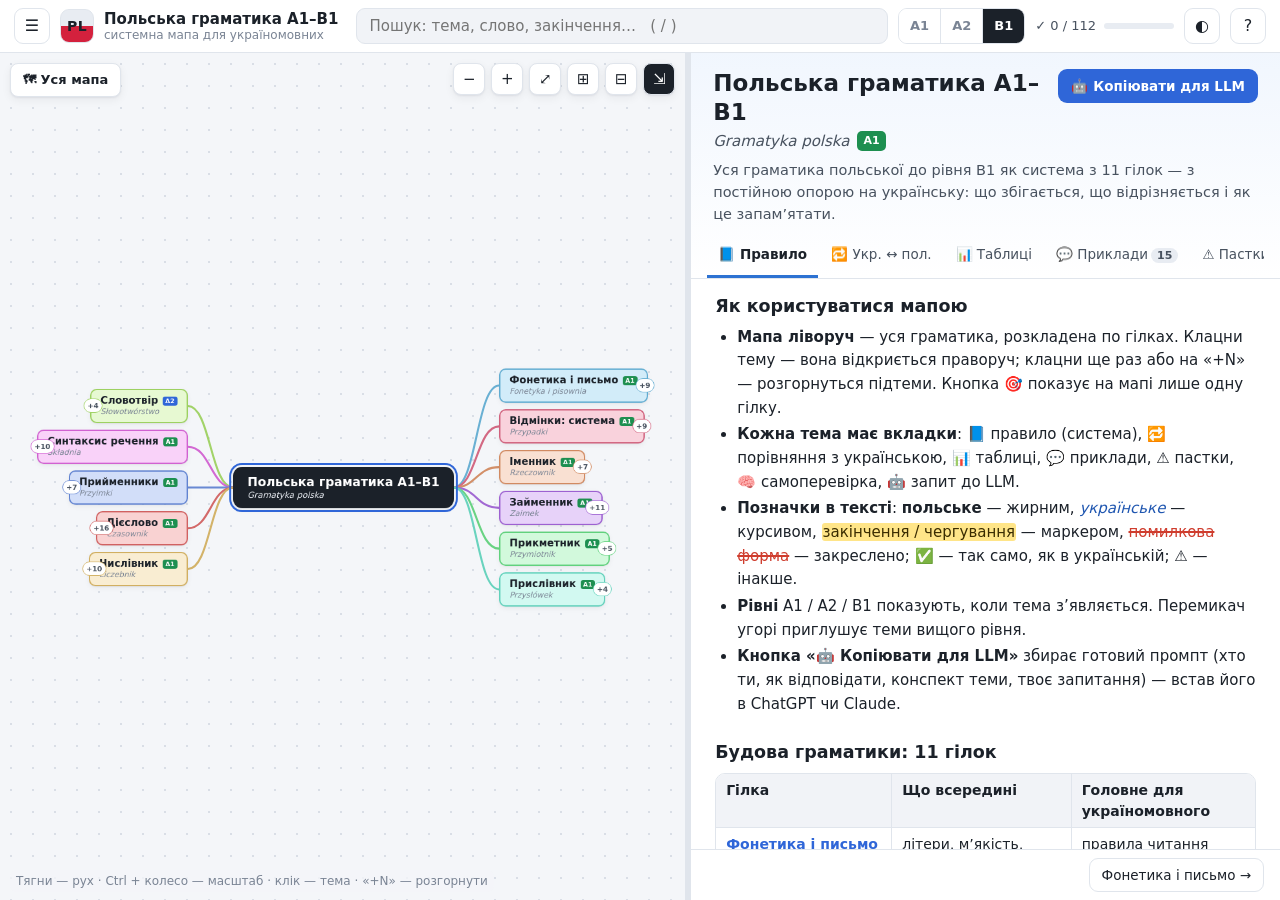
<file: src/index.html>
<!doctype html>
<html lang="uk">
<head>
<meta charset="utf-8">
<meta name="viewport" content="width=device-width, initial-scale=1">
<title>Польська граматика A1–B1</title>
<meta name="description" content="Інтерактивна мапа польської граматики до рівня B1 для україномовних: системні правила, паралелі з українською, приклади, пастки, самоперевірка і промпти для LLM.">
<link rel="stylesheet" href="app.css">
</head>
<body>
<header class="top">
  <button id="btnOutline" class="icon-btn" title="Зміст (O)" aria-label="Зміст">☰</button>
  <div class="brand" title="На початок">
    <span class="logo">PL</span>
    <div><b>Польська граматика A1–B1</b><small>системна мапа для україномовних</small></div>
  </div>
  <div class="search">
    <input id="q" type="search" placeholder="Пошук: тема, слово, закінчення…   ( / )" autocomplete="off" spellcheck="false" aria-label="Пошук">
    <div id="results" class="results" hidden></div>
  </div>
  <div class="levels" role="group" aria-label="Рівень: приглушити теми вище">
    <button data-lv="A1" title="Приглушити теми A2 і B1">A1</button>
    <button data-lv="A2" title="Приглушити теми B1">A2</button>
    <button data-lv="B1" title="Показати все">B1</button>
  </div>
  <div id="progress" class="progress" title="Вивчені теми (зберігаються в цьому браузері)"></div>
  <button id="btnTheme" class="icon-btn" title="Світла / темна тема" aria-label="Тема оформлення">◐</button>
  <button id="btnHelp" class="icon-btn" title="Довідка (?)" aria-label="Довідка">?</button>
</header>

<main id="app" class="app">
  <aside id="outline" class="outline" aria-label="Зміст">
    <div class="outline-head"><span>Зміст</span><span id="outlineCount"></span></div>
    <nav id="tree"></nav>
  </aside>

  <section id="map" class="map" tabindex="0" aria-label="Мапа граматики">
    <div id="world"><svg id="edges" aria-hidden="true"></svg><div id="nodes"></div></div>
    <div class="map-bar map-bar-left"><nav id="mapCrumbs" class="map-crumbs"></nav></div>
    <div class="map-bar map-bar-right">
      <button id="zoomOut" title="Зменшити (−)" aria-label="Зменшити">−</button>
      <button id="zoomIn" title="Збільшити (+)" aria-label="Збільшити">+</button>
      <button id="fit" title="Вмістити мапу в екран (F)" aria-label="Вмістити">⤢</button>
      <button id="expandAll" title="Розгорнути вибрану гілку повністю" aria-label="Розгорнути">⊞</button>
      <button id="collapseAll" title="Згорнути все" aria-label="Згорнути">⊟</button>
      <button id="autoCollapse" title="Авто-згортання: відкрита лише гілка поточної теми" aria-label="Авто-згортання" aria-pressed="true">⇲</button>
    </div>
    <div class="map-hint">Тягни — рух · Ctrl + колесо — масштаб · клік — тема · «+N» — розгорнути</div>
  </section>

  <div id="resizer" class="resizer" title="Потягни, щоб змінити ширину панелі"></div>
  <section id="detail" class="detail" aria-live="polite"></section>
</main>

<div id="toast" class="toast" role="status" hidden></div>

<div id="help" class="modal" hidden>
  <div class="modal-card" role="dialog" aria-label="Довідка">
    <button class="icon-btn close" aria-label="Закрити">✕</button>
    <h2>Як користуватися мапою</h2>
    <p>Мапа — це вся граматика польської до рівня B1, розкладена по гілках: фонетика, відмінки, частини мови, синтаксис, словотвір. Клацни тему, щоб відкрити її праворуч; клацни ще раз або на «+N», щоб розгорнути чи згорнути підтеми. Кнопка 🎯 показує на мапі лише одну гілку.</p>
    <table>
      <tr><td><b>Позначки в тексті</b></td><td><b>польське</b> — жирним, <i style="color:var(--ua-ink)">українське</i> — курсивом, <mark>закінчення / чергування</mark> — маркером, <s style="color:var(--warn)">помилка</s> — закреслено</td></tr>
      <tr><td><b>✅ / ⚠️</b></td><td>✅ — так само, як в українській; ⚠️ — відрізняється від української</td></tr>
      <tr><td><b>A1 · A2 · B1</b></td><td>рівень, на якому тема з’являється. Перемикач угорі приглушує теми вищого рівня.</td></tr>
      <tr><td><b>🤖 Копіювати для LLM</b></td><td>копіює готовий промпт: хто ти (носій української, системний підхід), як відповідати, конспект теми і твоє запитання. Кнопка 🤖 біля прикладу чи завдання копіює запит саме про нього.</td></tr>
      <tr><td><b>💬 Приклади</b></td><td>«сховати переклад» / «сховати польське» — режим тренування; 🔊 — прослухати польською (якщо в системі є польський голос)</td></tr>
      <tr><td><b>Прогрес</b></td><td>«○ Вивчено?» позначає тему; позначки зберігаються лише в цьому браузері</td></tr>
    </table>
    <h2 style="margin-top:18px">Клавіші</h2>
    <table>
      <tr><td><kbd>/</kbd></td><td>пошук (можна без діакритики: <i>zolw</i> → <b>żółw</b>)</td></tr>
      <tr><td><kbd>N</kbd> / <kbd>P</kbd></td><td>наступна / попередня тема за порядком вивчення</td></tr>
      <tr><td><kbd>1</kbd>…<kbd>7</kbd></td><td>вкладки теми</td></tr>
      <tr><td><kbd>←</kbd> <kbd>→</kbd> <kbd>↑</kbd> <kbd>↓</kbd></td><td>рух мапою (коли мапа у фокусі): батьківська / перша підтема / сусідні теми</td></tr>
      <tr><td><kbd>Enter</kbd></td><td>розгорнути / згорнути тему на мапі</td></tr>
      <tr><td><kbd>C</kbd></td><td>скопіювати контекст теми для LLM</td></tr>
      <tr><td><kbd>L</kbd></td><td>позначити тему як вивчену</td></tr>
      <tr><td><kbd>F</kbd> · <kbd>+</kbd> · <kbd>−</kbd></td><td>вмістити мапу · масштаб</td></tr>
      <tr><td><kbd>O</kbd></td><td>показати / сховати зміст</td></tr>
    </table>
  </div>
</div>

<script src="content/00-root.js"></script>
<script src="content/01-phonetics.js"></script>
<script src="content/02-cases.js"></script>
<script src="content/03-nouns.js"></script>
<script src="content/04-pronouns.js"></script>
<script src="content/05-adj-adv.js"></script>
<script src="content/06-numerals.js"></script>
<script src="content/07-verb-forms.js"></script>
<script src="content/08-verb-aspect.js"></script>
<script src="content/09-prep-wf.js"></script>
<script src="content/10-syntax.js"></script>
<script src="app.js"></script>
</body>
</html>
</file>
<file: src/app.css>
/* ---------- Tokens ---------- */
:root {
  --bg: #f4f6f9;
  --panel: #ffffff;
  --panel-2: #f1f3f7;
  --panel-3: #e8ecf2;
  --ink: #1b2129;
  --ink-2: #48525f;
  --ink-3: #7a8494;
  --line: #e0e5ec;
  --accent: #2f66d8;
  --accent-ink: #ffffff;
  --mark: #ffe588;
  --mark-ink: #3a2c00;
  --ua-ink: #1f56b0;
  --warn: #cf3d2e;
  --warn-bg: #fdf0ee;
  --note: #2f66d8;
  --note-bg: #eef3fd;
  --key: #1d8f50;
  --key-bg: #ecf8f1;
  --dot: #d9dee6;
  --shadow: 0 1px 2px rgba(16, 24, 40, .06), 0 3px 10px rgba(16, 24, 40, .06);
  --shadow-lg: 0 10px 30px rgba(16, 24, 40, .16);
  --lv-a1: #1d8f50;
  --lv-a2: #2f66d8;
  --lv-b1: #8a3fd1;
  --node-l-bg: 85% 97%;
  --node-l-bd: 55% 60%;
  --node-1-bg: 75% 90%;
  --edge-l: 55% 62%;
  color-scheme: light;
}
@media (prefers-color-scheme: dark) {
  :root:not([data-theme="light"]) {
    --bg: #0e1116; --panel: #151a21; --panel-2: #1b212a; --panel-3: #232a35; --ink: #e6e9ef; --ink-2: #b4bcc8;
    --ink-3: #7f8998; --line: #29303b; --accent: #6d9bff; --accent-ink: #0b1220; --mark: #5a4700; --mark-ink: #ffe9a3;
    --ua-ink: #8fb3ff; --warn: #ff7b6b; --warn-bg: #2a1716; --note: #6d9bff; --note-bg: #152036; --key: #4cc98a;
    --key-bg: #11261b; --dot: #222833; --shadow: 0 1px 2px rgba(0, 0, 0, .4), 0 3px 10px rgba(0, 0, 0, .3);
    --shadow-lg: 0 10px 30px rgba(0, 0, 0, .5); --lv-a1: #4cc98a; --lv-a2: #6d9bff; --lv-b1: #b98cff;
    --node-l-bg: 22% 16%; --node-l-bd: 45% 50%; --node-1-bg: 32% 23%; --edge-l: 45% 48%;
    color-scheme: dark;
  }
}
:root[data-theme="dark"] {
  --bg: #0e1116; --panel: #151a21; --panel-2: #1b212a; --panel-3: #232a35; --ink: #e6e9ef; --ink-2: #b4bcc8;
  --ink-3: #7f8998; --line: #29303b; --accent: #6d9bff; --accent-ink: #0b1220; --mark: #5a4700; --mark-ink: #ffe9a3;
  --ua-ink: #8fb3ff; --warn: #ff7b6b; --warn-bg: #2a1716; --note: #6d9bff; --note-bg: #152036; --key: #4cc98a;
  --key-bg: #11261b; --dot: #222833; --shadow: 0 1px 2px rgba(0, 0, 0, .4), 0 3px 10px rgba(0, 0, 0, .3);
  --shadow-lg: 0 10px 30px rgba(0, 0, 0, .5); --lv-a1: #4cc98a; --lv-a2: #6d9bff; --lv-b1: #b98cff;
  --node-l-bg: 22% 16%; --node-l-bd: 45% 50%; --node-1-bg: 32% 23%; --edge-l: 45% 48%;
  color-scheme: dark;
}

/* ---------- Base ---------- */
* { box-sizing: border-box; }
html, body { height: 100%; }
body {
  margin: 0;
  background: var(--bg);
  color: var(--ink);
  font: 15px/1.5 "Segoe UI", system-ui, -apple-system, Roboto, "Helvetica Neue", Arial, sans-serif;
  display: grid;
  grid-template-rows: auto minmax(0, 1fr);
  overflow: hidden;
}
button { font: inherit; color: inherit; }
input, textarea { font: inherit; color: inherit; }
kbd {
  font: 12px/1 ui-monospace, Consolas, monospace; padding: 2px 6px; border: 1px solid var(--line);
  border-bottom-width: 2px; border-radius: 5px; background: var(--panel-2);
}

/* ---------- Header ---------- */
.top {
  display: flex; align-items: center; gap: 10px; padding: 8px 14px;
  background: var(--panel); border-bottom: 1px solid var(--line); min-width: 0; position: relative; z-index: 20;
}
.icon-btn {
  width: 36px; height: 36px; flex: none; border: 1px solid var(--line); border-radius: 9px; background: var(--panel);
  cursor: pointer; font-size: 16px; display: grid; place-items: center;
}
.icon-btn:hover { background: var(--panel-2); }
.brand { display: flex; align-items: center; gap: 10px; min-width: 0; flex: none; cursor: pointer; }
.brand .logo {
  width: 34px; height: 34px; border-radius: 9px; display: grid; place-items: center; font-weight: 800; font-size: 14px;
  color: #fff; background: linear-gradient(180deg, #ffffff00 0 0), linear-gradient(180deg, #e8ecf2 0 50%, #d4213d 50% 100%);
  color: #1b2129; letter-spacing: .5px; border: 1px solid var(--line);
}
.brand b { display: block; font-size: 15px; line-height: 1.2; white-space: nowrap; }
.brand small { display: block; color: var(--ink-3); font-size: 12px; line-height: 1.2; white-space: nowrap; }
.search { position: relative; flex: 1 1 340px; min-width: 120px; max-width: 560px; margin-left: 8px; }
.search input {
  width: 100%; height: 36px; padding: 0 12px; border-radius: 9px; border: 1px solid var(--line); background: var(--panel-2);
  outline: none;
}
.search input:focus { border-color: var(--accent); background: var(--panel); }
.results {
  position: absolute; top: 42px; left: 0; right: 0; max-height: 70vh; overflow: auto; background: var(--panel);
  border: 1px solid var(--line); border-radius: 12px; box-shadow: var(--shadow-lg); padding: 6px; z-index: 40;
}
.res { display: block; width: 100%; text-align: left; border: 0; background: none; padding: 8px 10px; border-radius: 8px; cursor: pointer; }
.res:hover, .res.active { background: var(--panel-2); }
.res b { font-size: 14px; }
.res .res-path { color: var(--ink-3); font-size: 12px; }
.res .res-snip { color: var(--ink-2); font-size: 13px; margin-top: 2px; }
.res .res-snip mark { padding: 0 2px; }
.res-empty { padding: 12px; color: var(--ink-3); }
.levels { display: flex; border: 1px solid var(--line); border-radius: 9px; overflow: hidden; flex: none; }
.levels button { border: 0; background: var(--panel); padding: 0 11px; height: 34px; cursor: pointer; font-weight: 600; font-size: 13px; color: var(--ink-3); }
.levels button + button { border-left: 1px solid var(--line); }
.levels button[aria-pressed="true"] { background: var(--ink); color: var(--panel); }
.progress { display: flex; align-items: center; gap: 8px; font-size: 13px; color: var(--ink-2); flex: none; white-space: nowrap; }
.progress .bar { width: 70px; height: 6px; border-radius: 3px; background: var(--panel-3); overflow: hidden; }
.progress .bar i { display: block; height: 100%; background: var(--key); }

/* ---------- App grid ---------- */
.app {
  display: grid; min-height: 0; min-width: 0;
  grid-template-columns: 0 minmax(0, 1fr) 6px var(--dw, 46%);
  grid-template-areas: "outline map resizer detail";
}
.app.with-outline { grid-template-columns: 272px minmax(0, 1fr) 6px var(--dw, 46%); }
.outline { grid-area: outline; overflow: hidden; background: var(--panel); border-right: 1px solid var(--line); display: flex; flex-direction: column; min-height: 0; }
.app:not(.with-outline) .outline { visibility: hidden; }
.map { grid-area: map; }
.resizer { grid-area: resizer; cursor: col-resize; background: var(--line); position: relative; }
.resizer:hover, .resizer.drag { background: var(--accent); }
.detail { grid-area: detail; }

/* ---------- Outline ---------- */
.outline-head { padding: 12px 14px 8px; font-weight: 700; font-size: 13px; text-transform: uppercase; letter-spacing: .06em; color: var(--ink-3); display: flex; justify-content: space-between; }
#tree { overflow: auto; padding: 0 6px 30px; flex: 1; }
#tree ul { list-style: none; margin: 0; padding: 0 0 0 12px; }
#tree > ul { padding-left: 0; }
#tree li > ul { display: none; }
#tree li.o-open > ul { display: block; }
.o-row {
  display: flex; align-items: center; gap: 6px; padding: 4px 6px; border-radius: 7px; cursor: pointer; font-size: 13.5px;
  line-height: 1.3; border-left: 3px solid transparent;
}
.o-row:hover { background: var(--panel-2); }
.o-row.o-sel { background: hsl(var(--h) var(--node-1-bg)); border-left-color: hsl(var(--h) 60% 50%); font-weight: 600; }
.o-row.o-dim { opacity: .45; }
.o-car { width: 14px; flex: none; color: var(--ink-3); font-size: 10px; text-align: center; transition: transform .15s; }
li.o-open > .o-row .o-car { transform: rotate(90deg); }
.o-t { flex: 1; min-width: 0; }
.o-dot { width: 8px; height: 8px; border-radius: 50%; background: hsl(var(--h) 60% 52%); flex: none; }
.o-chk { color: var(--key); font-size: 12px; flex: none; visibility: hidden; }
.o-row.o-learned .o-chk { visibility: visible; }
.o-lvl { font-size: 10px; font-weight: 700; color: var(--ink-3); flex: none; }

/* ---------- Map ---------- */
.map {
  position: relative; overflow: hidden; min-width: 0; min-height: 0; outline: none; touch-action: none; cursor: grab;
  background-color: var(--bg);
  background-image: radial-gradient(var(--dot) 1.2px, transparent 1.2px);
  background-size: 22px 22px;
}
.map.panning { cursor: grabbing; }
#world { position: absolute; left: 0; top: 0; transform-origin: 0 0; }
#edges { position: absolute; left: 0; top: 0; width: 1px; height: 1px; overflow: visible; pointer-events: none; }
.mm-edge { fill: none; stroke: hsl(var(--h) var(--edge-l)); stroke-width: 1.6; stroke-linecap: round; }
.mm-edge[data-depth="1"] { stroke-width: 3.2; }
.mm-edge[data-depth="2"] { stroke-width: 2.2; }
.mm-edge.onpath { stroke: hsl(var(--h) 65% 48%); stroke-width: 3.4; }
.mm-edge[data-depth="1"].onpath { stroke-width: 4.2; }
.mm-node {
  position: absolute; left: 0; top: 0; white-space: nowrap; user-select: none; cursor: pointer;
  padding: 5px 12px 6px; border-radius: 10px; border: 1.5px solid hsl(var(--h) var(--node-l-bd));
  background: hsl(var(--h) var(--node-l-bg)); color: var(--ink); box-shadow: var(--shadow);
  will-change: transform; display: flex; flex-direction: column; justify-content: center; min-height: 34px;
}
.mm-node:hover { box-shadow: var(--shadow-lg); }
.mm-row { display: flex; align-items: baseline; gap: 7px; }
.mm-t { font-weight: 600; font-size: 14px; line-height: 1.25; }
.mm-pl { font-size: 12px; color: var(--ink-3); font-style: italic; line-height: 1.2; }
.mm-lvl { font-size: 9.5px; font-weight: 800; letter-spacing: .03em; padding: 1px 4px; border-radius: 4px; color: #fff; line-height: 1.3; position: relative; top: -1px; }
.mm-lvl.A1, .lvl.A1 { background: var(--lv-a1); }
.mm-lvl.A2, .lvl.A2 { background: var(--lv-a2); }
.mm-lvl.B1, .lvl.B1 { background: var(--lv-b1); }
.mm-node[data-depth="1"] { background: hsl(var(--h) var(--node-1-bg)); border-width: 2px; padding: 7px 14px 8px; }
.mm-node[data-depth="1"] .mm-t { font-size: 15.5px; font-weight: 700; }
.mm-node[data-depth="0"] { background: var(--ink); color: var(--panel); border: 0; padding: 12px 22px 13px; border-radius: 14px; }
.mm-node[data-depth="0"] .mm-t { font-size: 19px; font-weight: 800; }
.mm-node[data-depth="0"] .mm-pl { color: var(--panel-3); font-size: 13px; }
.mm-node[data-depth="0"] .mm-lvl { display: none; }
.mm-node.vroot:not([data-depth="0"]) { border-width: 2.5px; padding: 10px 18px 11px; }
.mm-node.vroot:not([data-depth="0"]) .mm-t { font-size: 17px; }
.mm-node.sel { outline: 3px solid hsl(var(--h) 75% 52%); outline-offset: 3px; }
.mm-node[data-depth="0"].sel { outline-color: var(--accent); }
.mm-node.onpath:not(.sel) { border-color: hsl(var(--h) 65% 48%); }
.mm-node.dim > * { opacity: .38; }
.mm-node.dim { border-style: dashed; }
.mm-node.learned::after {
  content: "✓"; position: absolute; top: -8px; left: -8px; width: 18px; height: 18px; border-radius: 50%;
  background: var(--key); color: #fff; font-size: 11px; font-weight: 800; display: grid; place-items: center;
}
.mm-tog {
  position: absolute; top: 50%; right: -12px; transform: translateY(-50%); min-width: 22px; height: 22px; padding: 0 5px;
  border-radius: 11px; background: var(--panel); border: 1.5px solid hsl(var(--h) var(--node-l-bd)); color: var(--ink-2);
  font-size: 11px; font-weight: 700; display: grid; place-items: center; line-height: 1;
}
.mm-tog:hover { background: hsl(var(--h) 70% 50%); color: #fff; border-color: transparent; }
.mm-node.side-l .mm-tog { right: auto; left: -12px; }
.mm-node.vroot .mm-tog { display: none; }
.mm-node.open .mm-tog { color: var(--ink-3); }
.map-bar { position: absolute; top: 10px; display: flex; gap: 6px; z-index: 5; }
.map-bar-left { left: 10px; right: 300px; }
.map-bar-right { right: 10px; }
.map-bar button {
  height: 32px; min-width: 32px; padding: 0 8px; border-radius: 8px; border: 1px solid var(--line); background: var(--panel);
  cursor: pointer; box-shadow: var(--shadow); font-size: 15px;
}
.map-bar button:hover { background: var(--panel-2); }
.map-bar button[aria-pressed="true"] { background: var(--ink); color: var(--panel); }
.map-crumbs {
  display: flex; flex-wrap: wrap; align-items: center; gap: 4px; background: var(--panel); border: 1px solid var(--line);
  border-radius: 8px; padding: 4px 8px; box-shadow: var(--shadow); font-size: 13px; max-width: 100%;
}
.map-crumbs button { border: 0; background: none; padding: 2px 4px; border-radius: 5px; cursor: pointer; color: var(--accent); }
.map-crumbs button:hover { background: var(--panel-2); }
.map-crumbs span.sep { color: var(--ink-3); }
.map-crumbs b { padding: 2px 4px; }
.map-hint { position: absolute; left: 10px; bottom: 8px; font-size: 12px; color: var(--ink-3); background: color-mix(in srgb, var(--bg) 80%, transparent); padding: 2px 6px; border-radius: 6px; pointer-events: none; }

/* ---------- Detail ---------- */
.detail { background: var(--panel); display: flex; flex-direction: column; min-width: 0; min-height: 0; }
.d-head { padding: 12px 22px 0; border-bottom: 1px solid var(--line); background: linear-gradient(180deg, hsl(var(--h) var(--node-l-bg)), var(--panel)); }
.crumbs { font-size: 12.5px; color: var(--ink-3); display: flex; flex-wrap: wrap; gap: 2px 4px; align-items: center; }
.crumbs a { color: var(--ink-2); text-decoration: none; }
.crumbs a:hover { color: var(--accent); text-decoration: underline; }
.d-titlebar { display: flex; align-items: flex-start; justify-content: space-between; gap: 12px; margin-top: 4px; flex-wrap: wrap; }
.d-titles { min-width: 0; flex: 1 1 260px; }
.d-titles h1 { margin: 0; font-size: 23px; line-height: 1.25; }
.d-sub { display: flex; align-items: center; gap: 8px; margin-top: 3px; flex-wrap: wrap; }
.d-pl { font-style: italic; color: var(--ink-2); font-size: 15px; }
.lvl { font-size: 11px; font-weight: 800; padding: 2px 6px; border-radius: 5px; color: #fff; }
.d-branch { font-size: 12px; color: hsl(var(--h) 60% 40%); font-weight: 600; }
:root[data-theme="dark"] .d-branch { color: hsl(var(--h) 70% 70%); }
@media (prefers-color-scheme: dark) { :root:not([data-theme="light"]) .d-branch { color: hsl(var(--h) 70% 70%); } }
.d-actions { display: flex; gap: 6px; flex-wrap: wrap; }
.btn {
  height: 34px; padding: 0 12px; border-radius: 9px; border: 1px solid var(--line); background: var(--panel); cursor: pointer;
  font-size: 13.5px; white-space: nowrap; display: inline-flex; align-items: center; gap: 6px;
}
.btn:hover { background: var(--panel-2); }
.btn.primary { background: var(--accent); color: var(--accent-ink); border-color: transparent; font-weight: 600; }
.btn.primary:hover { filter: brightness(1.07); }
.btn.on { background: var(--key-bg); color: var(--key); border-color: var(--key); font-weight: 600; }
.d-sum { margin: 8px 0 10px; color: var(--ink-2); font-size: 14.5px; }
.tabs { display: flex; gap: 2px; overflow-x: auto; scrollbar-width: thin; margin: 0 -6px; }
.tab {
  border: 0; background: none; padding: 9px 11px 10px; cursor: pointer; font-size: 13.5px; color: var(--ink-2);
  border-bottom: 3px solid transparent; white-space: nowrap; border-radius: 8px 8px 0 0;
}
.tab:hover { background: var(--panel-2); }
.tab[aria-selected="true"] { color: var(--ink); font-weight: 650; border-bottom-color: hsl(var(--h) 65% 50%); }
.tab .cnt { font-size: 11px; background: var(--panel-3); border-radius: 8px; padding: 1px 6px; margin-left: 3px; color: var(--ink-2); font-weight: 600; }
.d-body { flex: 1; overflow: auto; padding: 16px 24px 40px; min-height: 0; }
.d-foot { display: flex; justify-content: space-between; gap: 10px; padding: 8px 16px; border-top: 1px solid var(--line); background: var(--panel); }
.d-foot .btn { max-width: 48%; overflow: hidden; text-overflow: ellipsis; }
.d-foot .btn span { overflow: hidden; text-overflow: ellipsis; }

/* ---------- Markdown ---------- */
.md { max-width: 860px; }
.md > :first-child { margin-top: 0; }
.md h3 { font-size: 17.5px; margin: 24px 0 8px; line-height: 1.3; }
.md h4 { font-size: 15.5px; margin: 18px 0 6px; }
.md h5 { font-size: 14.5px; margin: 14px 0 4px; }
.md p { margin: 8px 0; line-height: 1.62; }
.md ul, .md ol { margin: 6px 0 10px; padding-left: 22px; }
.md li { margin: 3px 0; line-height: 1.58; }
.md li > ul, .md li > ol { margin: 2px 0 4px; }
.md b { font-weight: 650; }
.md i, .ex i, .qz i { color: var(--ua-ink); }
.md s, .ex s, .qz s { color: var(--warn); text-decoration-thickness: 1.5px; }
.md hr { border: 0; border-top: 1px solid var(--line); margin: 18px 0; }
mark { background: var(--mark); color: var(--mark-ink); padding: 0 1px; border-radius: 3px; }
.tbl-wrap { overflow-x: auto; margin: 10px 0 16px; border: 1px solid var(--line); border-radius: 10px; }
.md table { border-collapse: collapse; width: 100%; font-size: 14px; }
.md th, .md td { border-bottom: 1px solid var(--line); border-right: 1px solid var(--line); padding: 6px 10px; vertical-align: top; text-align: left; line-height: 1.45; }
.md th:last-child, .md td:last-child { border-right: 0; }
.md tbody tr:last-child td { border-bottom: 0; }
.md th { background: var(--panel-2); font-weight: 650; }
.md tbody tr:nth-child(even) td { background: color-mix(in srgb, var(--panel-2) 55%, transparent); }
.md td:first-child { font-weight: 600; white-space: nowrap; }
.callout { border-left: 4px solid var(--note); background: var(--note-bg); padding: 9px 14px; border-radius: 0 10px 10px 0; margin: 12px 0; }
.callout > :first-child { margin-top: 0; }
.callout > :last-child { margin-bottom: 0; }
.callout.warn { border-color: var(--warn); background: var(--warn-bg); }
.callout.key { border-color: var(--key); background: var(--key-bg); }
.callout.key::before { content: "💡 "; float: left; margin-right: 6px; }
.callout.warn::before { content: "⚠️ "; float: left; margin-right: 6px; }
.xref { color: var(--accent); text-decoration: none; border-bottom: 1px dashed currentColor; cursor: pointer; }
.xref:hover { border-bottom-style: solid; }
.xref.missing { color: var(--ink-3); border-bottom: 0; cursor: default; }

/* Sub-topics and related */
.kids { margin-top: 26px; }
.kids h3, .related h3 { font-size: 13px; text-transform: uppercase; letter-spacing: .06em; color: var(--ink-3); margin: 0 0 10px; }
.kid-grid { display: grid; grid-template-columns: repeat(auto-fill, minmax(230px, 1fr)); gap: 10px; }
.kid {
  text-align: left; border: 1.5px solid hsl(var(--h) var(--node-l-bd)); background: hsl(var(--h) var(--node-l-bg));
  border-radius: 12px; padding: 10px 12px; cursor: pointer; position: relative;
}
.kid:hover { box-shadow: var(--shadow-lg); }
.kid b { display: block; font-size: 14.5px; padding-right: 30px; }
.kid em { display: block; font-size: 12.5px; color: var(--ink-3); }
.kid small { display: block; font-size: 13px; color: var(--ink-2); margin-top: 4px; line-height: 1.4; }
.kid .lvl { position: absolute; top: 9px; right: 9px; }
.kid.learned b::after { content: " ✓"; color: var(--key); }
.related { margin-top: 24px; }
.chips { display: flex; flex-wrap: wrap; gap: 6px; }
.chip {
  border: 1px solid hsl(var(--h) var(--node-l-bd)); background: hsl(var(--h) var(--node-l-bg)); border-radius: 16px;
  padding: 4px 11px; font-size: 13px; cursor: pointer;
}
.chip:hover { box-shadow: var(--shadow); }

/* Examples */
.ex-tools, .quiz-tools {
  display: flex; flex-wrap: wrap; gap: 8px 14px; align-items: center; margin-bottom: 12px; position: sticky; top: -16px;
  background: var(--panel); padding: 8px 0; z-index: 2; border-bottom: 1px solid var(--line);
}
.ex-tools input[type="search"] { height: 32px; border-radius: 8px; border: 1px solid var(--line); background: var(--panel-2); padding: 0 10px; min-width: 200px; flex: 1 1 200px; outline: none; }
.ex-tools input[type="search"]:focus { border-color: var(--accent); }
.ex-tools label, .quiz-tools label { font-size: 13px; color: var(--ink-2); display: inline-flex; align-items: center; gap: 5px; cursor: pointer; user-select: none; }
.ex-count { font-size: 12.5px; color: var(--ink-3); }
.ex-list { list-style: none; margin: 0; padding: 0; counter-reset: ex; max-width: 860px; }
.ex {
  counter-increment: ex; position: relative; padding: 9px 76px 9px 40px; border-bottom: 1px solid var(--line);
}
.ex::before { content: counter(ex); position: absolute; left: 4px; top: 10px; font-size: 12px; color: var(--ink-3); width: 26px; text-align: right; }
.ex-pl { font-size: 15.5px; font-weight: 550; line-height: 1.45; }
.ex-ua { font-size: 14.5px; color: var(--ink-2); line-height: 1.45; margin-top: 1px; }
.ex-note { font-size: 12.5px; color: var(--ink-3); margin-top: 3px; line-height: 1.4; }
.ex-note::before { content: "↳ "; }
.ex .tag { display: inline-block; font-size: 9.5px; font-weight: 800; width: 22px; text-align: center; border-radius: 4px; margin-right: 7px; position: relative; top: -1px; padding: 1px 0; }
.ex .tag.pl { background: #d4213d; color: #fff; }
.ex .tag.ua { background: #ffd500; color: #0b3a8a; }
.ex-btns { position: absolute; right: 2px; top: 7px; display: flex; gap: 2px; opacity: .55; }
.ex:hover .ex-btns { opacity: 1; }
.mini {
  width: 32px; height: 30px; border-radius: 7px; border: 1px solid transparent; background: none; cursor: pointer;
  font-size: 14px; display: grid; place-items: center;
}
.mini:hover { background: var(--panel-2); border-color: var(--line); }
.ex-list.hide-ua .ex:not(.revealed) .ex-ua .txt,
.ex-list.hide-pl .ex:not(.revealed) .ex-pl .txt,
.ex-list.hide-ua .ex:not(.revealed) .ex-note,
.ex-list.hide-pl .ex:not(.revealed) .ex-note { filter: blur(6px); cursor: pointer; user-select: none; }
.ex.filtered-out { display: none; }

/* Quiz */
.quiz { list-style: none; padding: 0; margin: 0; display: grid; gap: 10px; max-width: 860px; }
.qz { border: 1px solid var(--line); border-radius: 12px; padding: 12px 54px 12px 14px; background: var(--panel); position: relative; cursor: pointer; }
.qz:hover { border-color: hsl(var(--h) var(--node-l-bd)); }
.qz-q { font-weight: 550; }
.qz-q::before { content: "❓ "; }
.qz-a { margin-top: 8px; padding-top: 8px; border-top: 1px dashed var(--line); display: none; }
.qz-a::before { content: "✅ "; }
.qz.show .qz-a { display: block; }
.qz-hint { font-size: 12px; color: var(--ink-3); margin-top: 6px; }
.qz.show .qz-hint { display: none; }
.qz .mini { position: absolute; right: 8px; top: 8px; }

/* LLM */
.llm { max-width: 860px; }
.llm p.lead { margin: 0 0 12px; color: var(--ink-2); }
.llm label.big { display: block; font-weight: 650; margin: 0 0 6px; }
.llm textarea {
  width: 100%; min-height: 96px; resize: vertical; border-radius: 10px; border: 1px solid var(--line); background: var(--panel-2);
  padding: 10px 12px; outline: none; line-height: 1.5;
}
.llm textarea:focus { border-color: var(--accent); background: var(--panel); }
.presets { display: flex; flex-wrap: wrap; gap: 6px; margin: 10px 0 14px; }
.preset { border: 1px solid var(--line); background: var(--panel); border-radius: 16px; padding: 5px 11px; font-size: 13px; cursor: pointer; }
.preset:hover { background: var(--panel-2); border-color: var(--accent); }
.llm-opts { display: flex; flex-wrap: wrap; gap: 6px 16px; margin: 6px 0 14px; font-size: 13.5px; color: var(--ink-2); }
.llm-opts label { display: inline-flex; gap: 5px; align-items: center; cursor: pointer; }
.llm-go { display: flex; align-items: center; gap: 12px; flex-wrap: wrap; }
.llm-go .count { font-size: 12.5px; color: var(--ink-3); }
.llm details { margin-top: 16px; }
.llm summary { cursor: pointer; color: var(--ink-2); font-size: 13.5px; }
.llm pre {
  white-space: pre-wrap; word-break: break-word; font: 12.5px/1.5 ui-monospace, Consolas, monospace; background: var(--panel-2);
  border: 1px solid var(--line); border-radius: 10px; padding: 12px; max-height: 420px; overflow: auto; user-select: text;
}

/* ---------- Toast, modal ---------- */
.toast {
  position: fixed; left: 50%; bottom: 26px; transform: translateX(-50%); background: var(--ink); color: var(--panel);
  padding: 10px 16px; border-radius: 10px; box-shadow: var(--shadow-lg); z-index: 100; font-size: 14px; max-width: 90vw;
}
.modal { position: fixed; inset: 0; background: rgba(10, 14, 20, .5); display: grid; place-items: center; z-index: 90; padding: 16px; }
.modal[hidden], .toast[hidden], .results[hidden] { display: none; }
.modal-card {
  background: var(--panel); color: var(--ink); border-radius: 16px; box-shadow: var(--shadow-lg); max-width: 720px; width: 100%;
  max-height: 86vh; overflow: auto; padding: 20px 24px; position: relative;
}
.modal-card h2 { margin: 0 0 10px; font-size: 20px; }
.modal-card .close { position: absolute; top: 12px; right: 12px; }
.modal-card table { border-collapse: collapse; width: 100%; font-size: 14px; }
.modal-card td { padding: 5px 8px; border-bottom: 1px solid var(--line); vertical-align: top; }

/* ---------- Responsive ---------- */
@media (max-width: 1100px) {
  .brand small { display: none; }
  .progress .bar { display: none; }
}
@media (max-width: 900px) {
  body { overflow: auto; display: block; }
  .top { flex-wrap: wrap; position: sticky; top: 0; padding: 8px 12px; }
  .brand b { font-size: 14px; }
  .search { order: 10; flex: 1 1 100%; max-width: none; margin-left: 0; }
  .app, .app.with-outline { display: block; }
  .map { height: 48vh; border-bottom: 1px solid var(--line); }
  .resizer { display: none; }
  .outline {
    position: fixed; top: 0; left: 0; bottom: 0; width: min(86vw, 320px); z-index: 60; box-shadow: var(--shadow-lg);
    transform: translateX(-105%); transition: transform .2s; visibility: visible !important;
  }
  .app.with-outline .outline { transform: none; }
  .detail { min-height: 60vh; }
  .d-head { padding: 12px 16px 0; }
  .d-body { padding: 14px 16px 30px; overflow: visible; }
  .d-titles h1 { font-size: 20px; }
  .map-bar-left { right: 10px; }
  .map-bar-right { top: auto; bottom: 10px; }
  .map-hint { display: none; }
  .ex { padding-right: 8px; padding-bottom: 38px; }
  .ex-btns { top: auto; bottom: 4px; right: 4px; opacity: 1; }
  .ex-tools, .quiz-tools { top: 0; }
}
@media (prefers-reduced-motion: reduce) {
  * { transition: none !important; }
}
</file>
